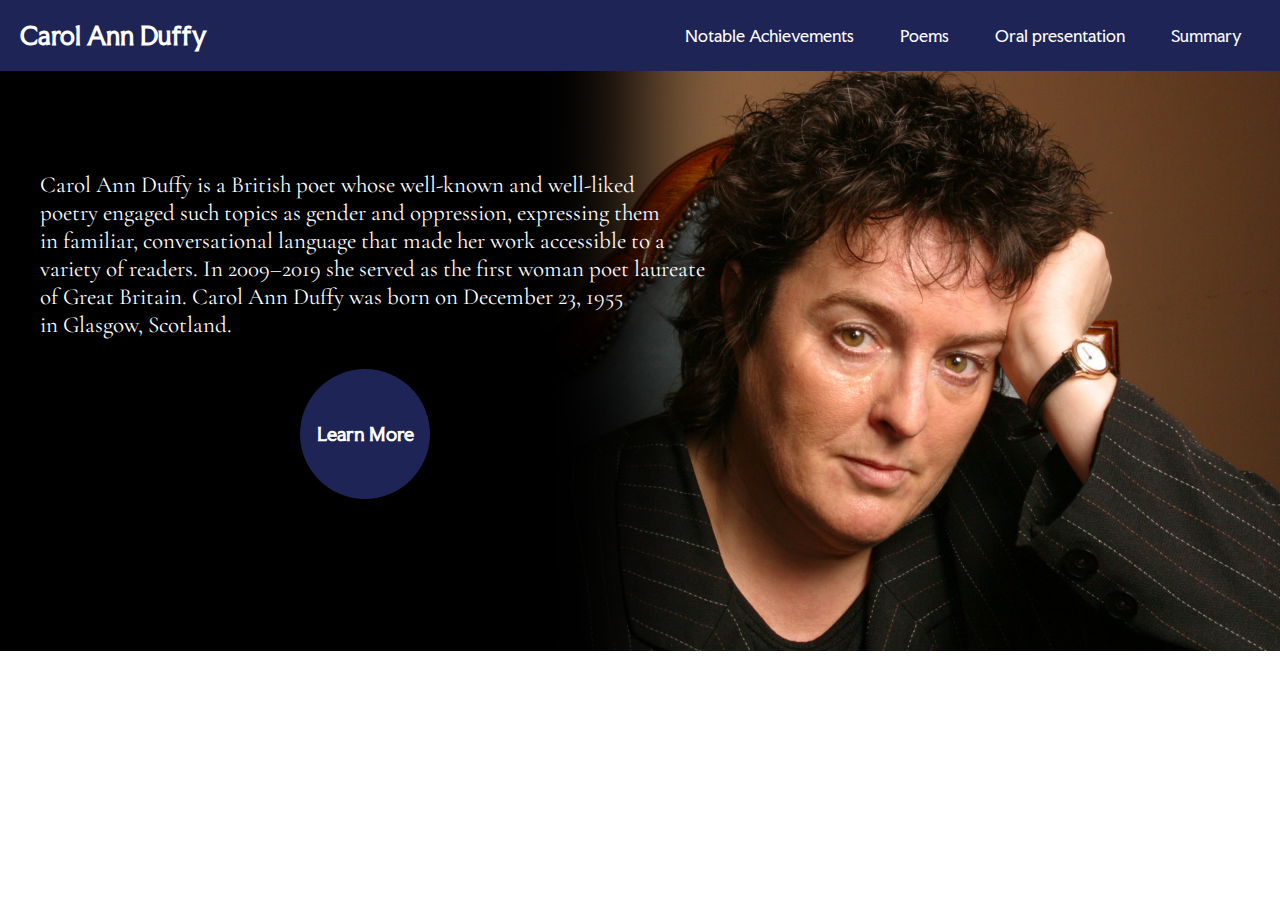
<file: index.html>
<!DOCTYPE html>
<html lang="en">
<head>
    <meta charset="UTF-8">
    <meta name="viewport" content="width=device-width, initial-scale=1.0">
    <title>CAD</title>
    <link rel="stylesheet" href="style.css">
</head>
<body>
    <header>
        <nav class="navbar">
            <a href="#" class="nav-logo">
                <h2 class="logo-text">Carol Ann Duffy</h2>
            </a>
            <ul class="nav-menu">
                <li class="nav-item">
                    <a href="awards.html" class="nav-link">Notable Achievements</a>
                </li>
                <li class="nav-item">
                    <a href="poem.html" class="nav-link">Poems</a>
                </li>
                <li class="nav-item">
                    <a href="oral.html" class="nav-link">Oral presentation</a>
                </li>
                <li class="nav-item">
                    <a href="summary.html" class="nav-link">Summary</a>
                </li>
            </ul>
        </nav>
    </header>
    <main>
    <section class="banner">
        <section class="hero-section">
            <div class="section content">
                <div class="hero-details">
                    <p class="description">Carol Ann Duffy is a British poet whose well-known and well-liked<br>poetry engaged such topics as gender and oppression, expressing them<br>in familiar, conversational language that made her work accessible to a<br>variety of readers. In 2009–2019 she served as the first woman poet laureate<br>of Great Britain. Carol Ann Duffy was born on December 23, 1955<br>in Glasgow, Scotland.</p>
                </div>
            </div>
            <a href="awards.html" class="button">Learn More</a>
        </section>
    </section>
    </main>
</body>
</style>
</html>
</file>
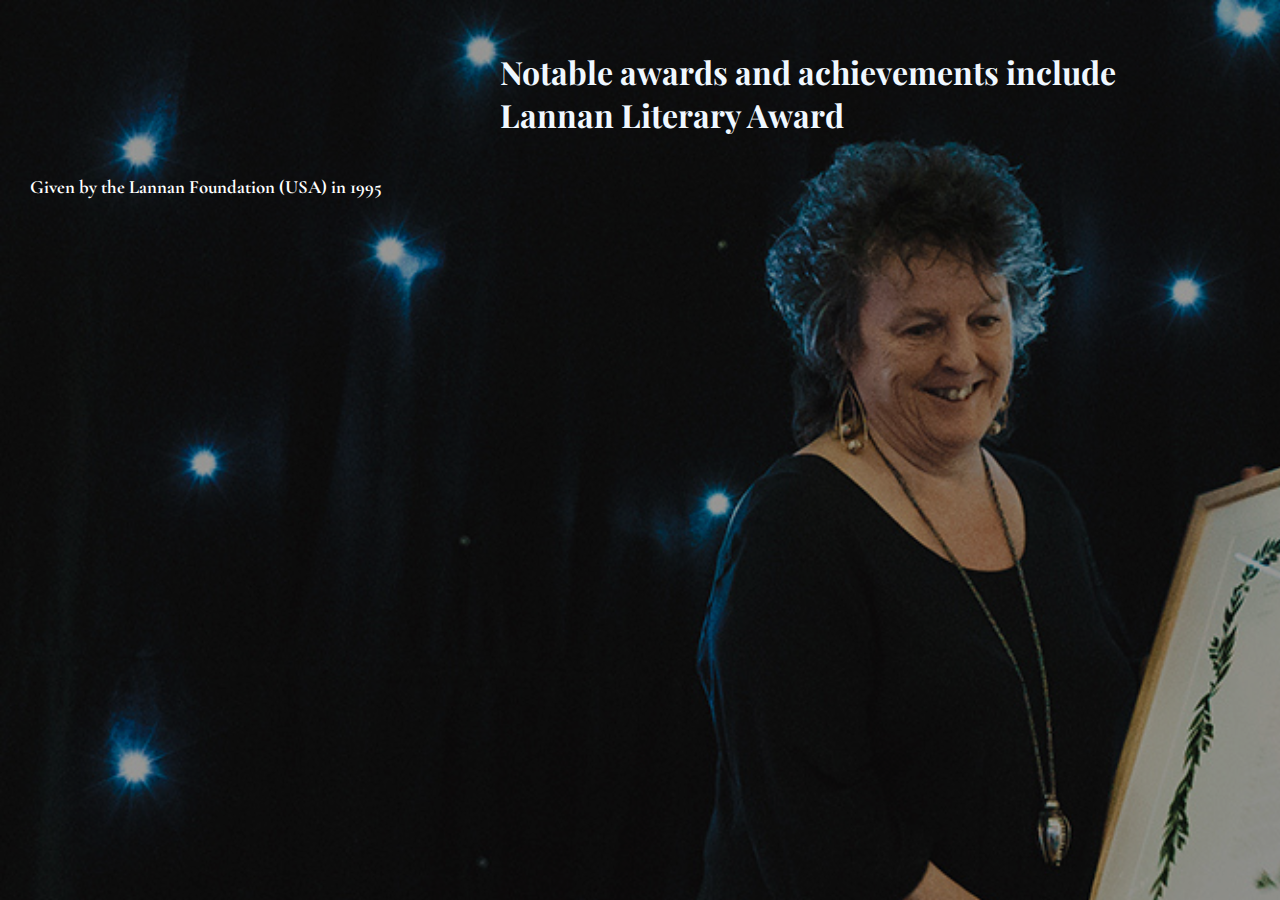
<file: awards.html>
<!DOCTYPE html>
<html lang="en">
<head>
    <meta charset="UTF-8">
    <meta name="viewport" content="width=device-width, initial-scale=1.0">
    <title>Awards</title>
    <link rel="stylesheet" href="awardstyle.css">
</head>
<body>
    <div class="container">
        <section class="one">
            <h1>Notable awards and achievements include<br>Lannan Literary Award</h1>
            <h3>Given by the Lannan Foundation (USA) in 1995 </h3>
        </section>
        <section class="two">
            <h1>T. S. Eliot Prize (for Rapture)</h1>
            <h3>In 2005, Carol Ann Duffy's top selling poetry collections Rapture won the £10,000 TS Eliot poetry prize. </h3>
        </section>
        <section class="three">
            <h1> 100 most powerful<br>women in the United<br>Kingdom</h1>
            <h3>Assessed as one of the 100 most powerful women in the United Kingdom by Woman's Hour on BBC Radio 4 in 2013.
            </h3>
        </section>
        <section class="four">
            <h1>The Order of the<br>British Empire</h1>
            <h3>Duffy was appointed Officer of the Order of the British Empire (OBE) in 1995, Commander of the Order of the British Empire (CBE) in 2002, and Dame Commander of the Order of the British Empire (DBE) in the 2015 New Year Honours for services to poetry.
            </h3>
        </section>
        <section class="five">
            <h1><a href="index.html">Back to Home</a></h1>
        </section>
    </div>
</body>
</html>
</file>
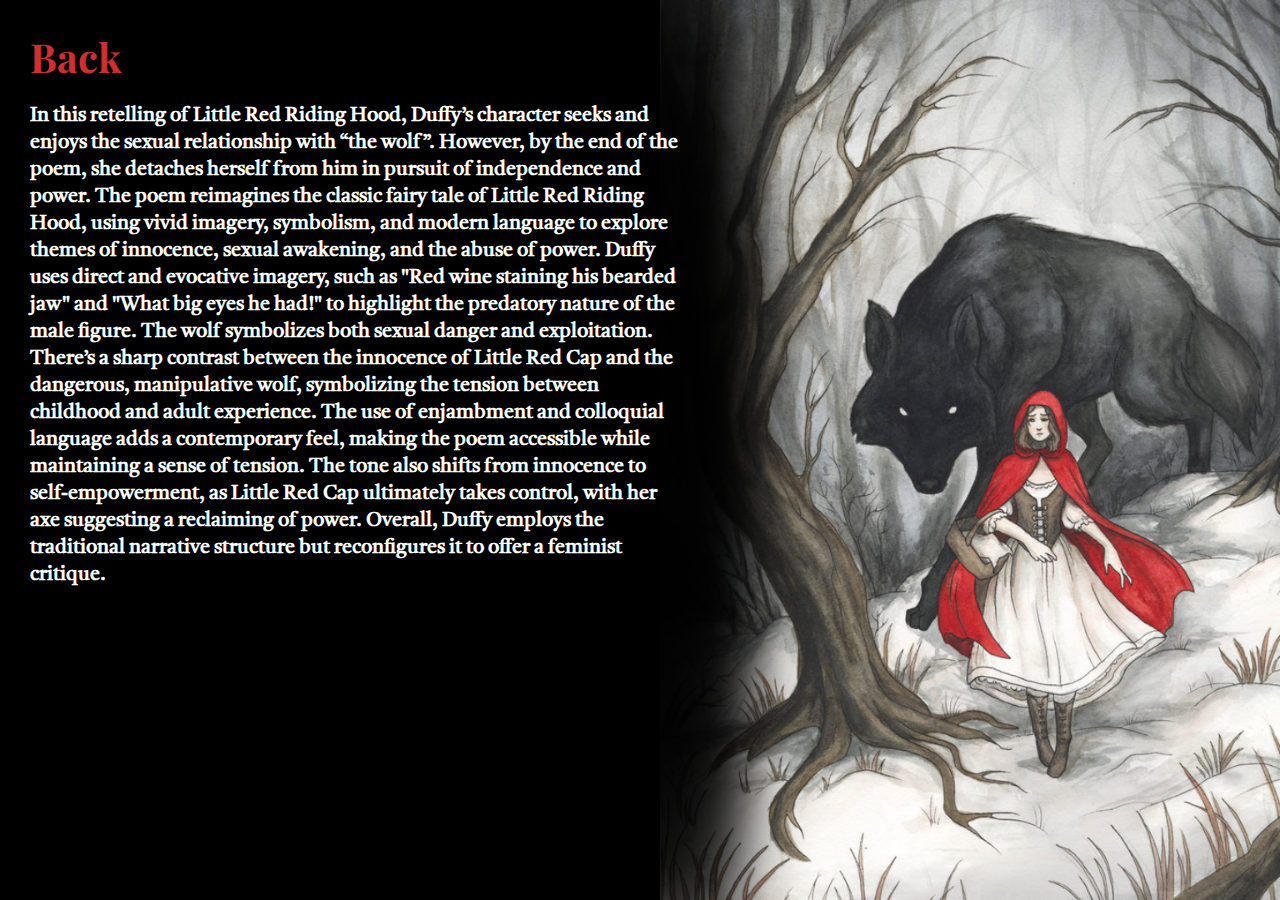
<file: lrc.html>
<!DOCTYPE html>
<html lang="en">
<head>
    <meta charset="UTF-8">
    <meta name="viewport" content="width=device-width, initial-scale=1.0">
    <title>Little Red Cap</title>
    <link rel="stylesheet" href="rstyle.css">
</head>
<body>
    <section class="banner">
        <h1><a href="poem.html">Back</a></h1>
        <h2>In this retelling of Little Red Riding Hood, Duffy’s character seeks and enjoys the sexual relationship with “the wolf”. However, by the end of the poem, she detaches herself from him in pursuit of independence and power. The poem reimagines the classic fairy tale of Little Red Riding Hood, using vivid imagery, symbolism, and modern language to explore themes of innocence, sexual awakening, and the abuse of power. Duffy uses direct and evocative imagery, such as "Red wine staining his bearded jaw" and "What big eyes he had!" to highlight the predatory nature of the male figure. The wolf symbolizes both sexual danger and exploitation. There’s a sharp contrast between the innocence of Little Red Cap and the dangerous, manipulative wolf, symbolizing the tension between childhood and adult experience. The use of enjambment and colloquial language adds a contemporary feel, making the poem accessible while maintaining a sense of tension. The tone also shifts from innocence to self-empowerment, as Little Red Cap ultimately takes control, with her axe suggesting a reclaiming of power. Overall, Duffy employs the traditional narrative structure but reconfigures it to offer a feminist critique.</h2>
    </section>
</body>
</html>
</file>
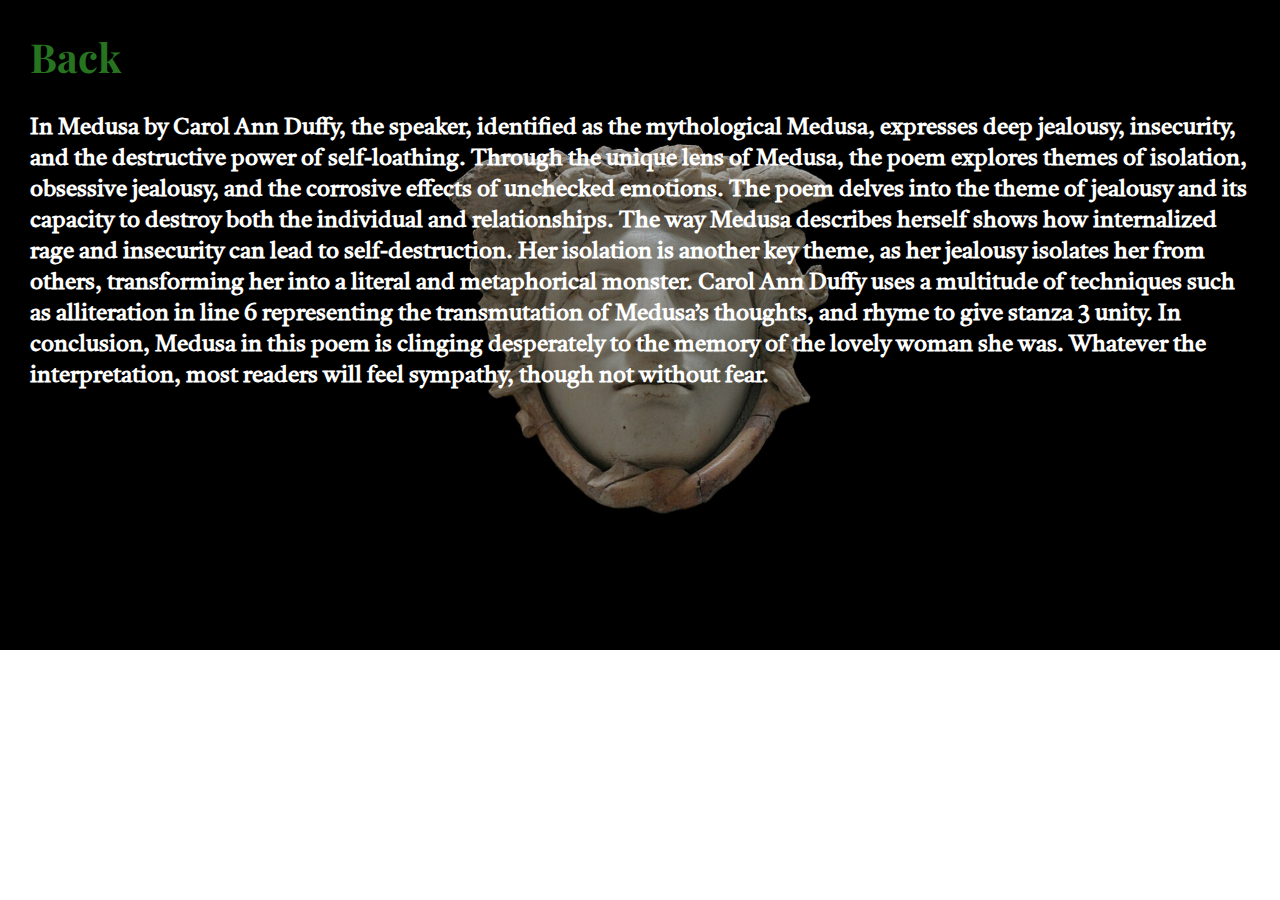
<file: medusa.html>
<!DOCTYPE html>
<html lang="en">
<head>
    <meta charset="UTF-8">
    <meta name="viewport" content="width=device-width, initial-scale=1.0">
    <title>Medusa</title>
    <link rel="stylesheet" href="mstyle.css">
</head>
<body>
    <section class="banner">
        <h1><a href="poem.html">Back</a></h1>
        <h2>In Medusa by Carol Ann Duffy, the speaker, identified as the mythological Medusa, expresses deep jealousy, insecurity, and the destructive power of self-loathing. Through the unique lens of Medusa, the poem explores themes of isolation, obsessive jealousy, and the corrosive effects of unchecked emotions. The poem delves into the theme of jealousy and its capacity to destroy both the individual and relationships. The way Medusa describes herself shows how internalized rage and insecurity can lead to self-destruction. Her isolation is another key theme, as her jealousy isolates her from others, transforming her into a literal and metaphorical monster. Carol Ann Duffy uses a multitude of techniques such as alliteration in line 6 representing the transmutation of Medusa’s thoughts, and rhyme to give stanza 3 unity. In conclusion, Medusa in this poem is clinging desperately to the memory of the lovely woman she was. Whatever the interpretation, most readers will feel sympathy, though not without fear.</h2>
    </section>
</body>
</html>
</file>
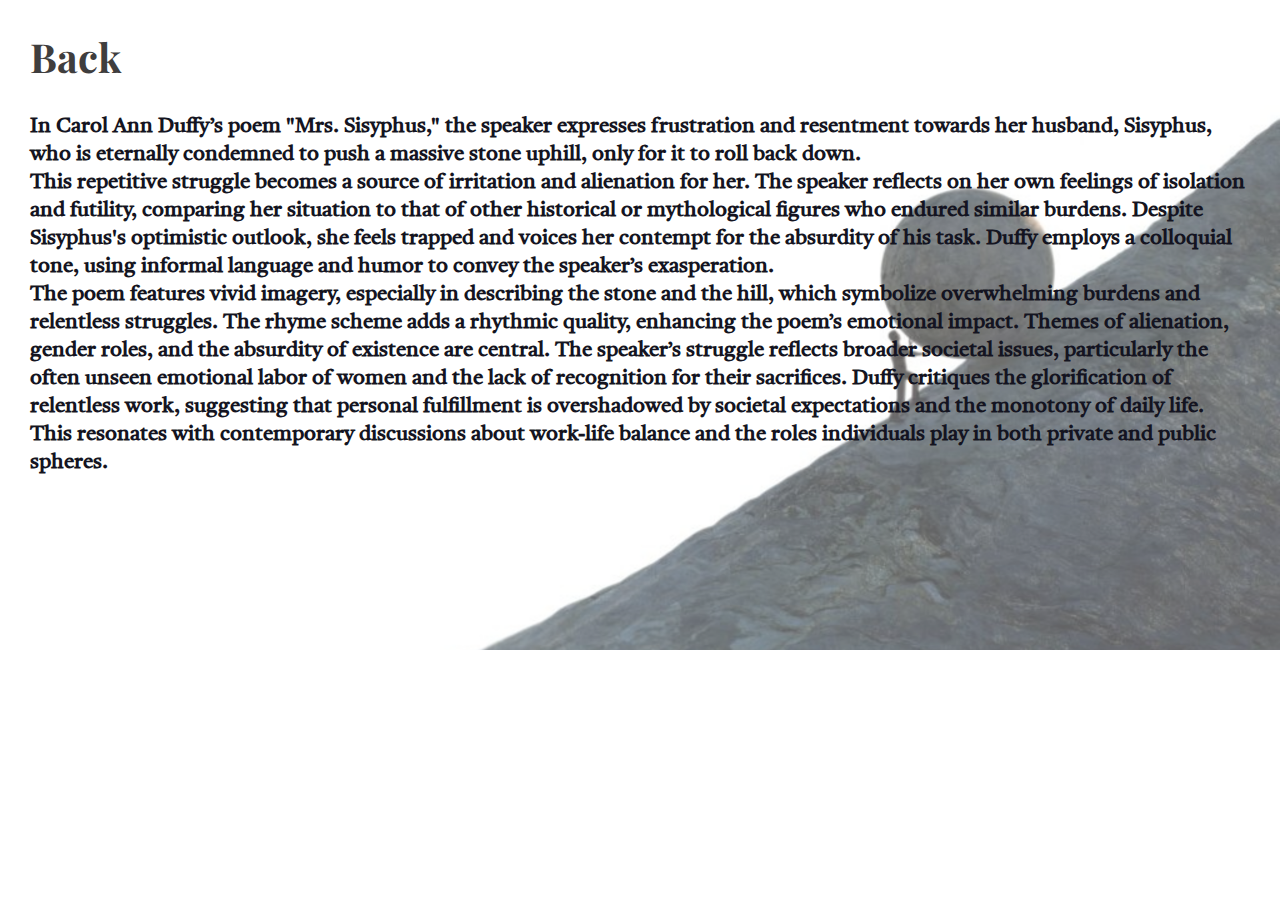
<file: mrsisyphus.html>
<!DOCTYPE html>
<html lang="en">
<head>
    <meta charset="UTF-8">
    <meta name="viewport" content="width=device-width, initial-scale=1.0">
    <title>Mrs. S.</title>
    <link rel="stylesheet" href="sstyle.css">
</head>
<body>
    <section class="banner">
        <h1><a href="poem.html">Back</a></h1>
        <h2>In Carol Ann Duffy’s poem "Mrs. Sisyphus," the speaker expresses frustration and resentment towards her husband, Sisyphus, who is eternally condemned to push a massive stone uphill, only for it to roll back down.<br>This repetitive struggle becomes a source of irritation and alienation for her. The speaker reflects on her own feelings of isolation and futility, comparing her situation to that of other historical or mythological figures who endured similar burdens. Despite Sisyphus's optimistic outlook, she feels trapped and voices her contempt for the absurdity of his task.
            Duffy employs a colloquial tone, using informal language and humor to convey the speaker’s exasperation.<br>The poem features vivid imagery, especially in describing the stone and the hill, which symbolize overwhelming burdens and relentless struggles. The rhyme scheme adds a rhythmic quality, enhancing the poem’s emotional impact.
            Themes of alienation, gender roles, and the absurdity of existence are central. The speaker’s struggle reflects broader societal issues, particularly the often unseen emotional labor of women and the lack of recognition for their sacrifices. Duffy critiques the glorification of relentless work, suggesting that personal fulfillment is overshadowed by societal expectations and the monotony of daily life. This resonates with contemporary discussions about work-life balance and the roles individuals play in both private and public spheres.
            </h2>
    </section>
</body>
</html>
</file>
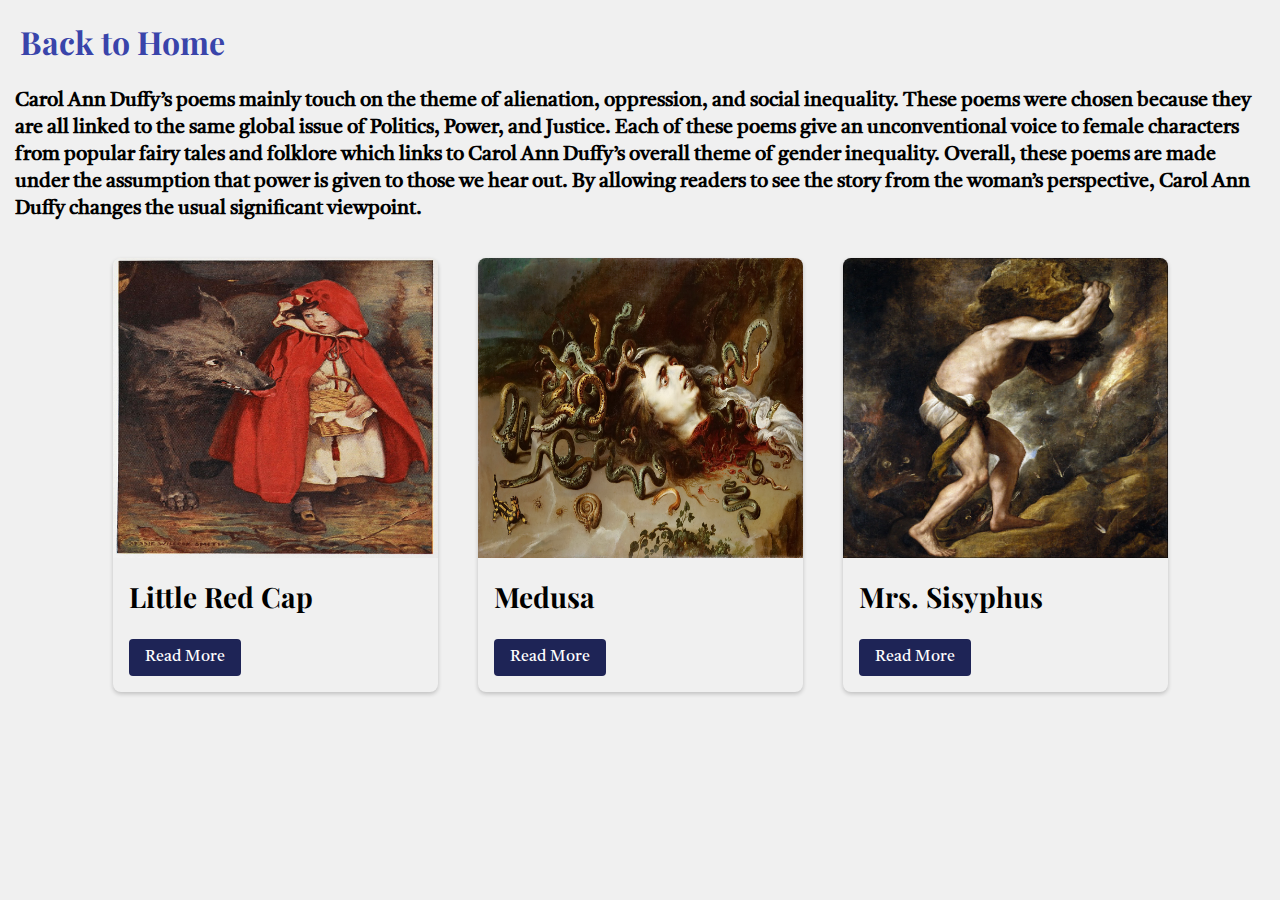
<file: poem.html>
<!DOCTYPE html>
<html lang="en">
<head>
    <meta charset="UTF-8">
    <meta name="viewport" content="width=device-width, initial-scale=1.0">
    <title>Poems</title>
    <link rel="stylesheet" href="poemstyle.css">
</head>
<body>
    <h1><a href="index.html">Back to Home</a></h1>
    <h2>Carol Ann Duffy’s poems mainly touch on the theme of alienation, oppression, and social inequality. These poems were chosen because they are all linked to the same global issue of Politics, Power, and Justice. Each of these poems give an unconventional voice to female characters from popular fairy tales and folklore which links to Carol Ann Duffy’s overall theme of gender inequality. Overall, these poems are made under the assumption that power is given to those we hear out. By allowing readers to see the story from the woman’s perspective, Carol Ann Duffy changes the usual significant viewpoint.</h2>
    <div class="card-container">
        <div class="card">
            <img src="rrh.jpg">
            <div class="card-content">
                <h3>Little Red Cap</h3>
                <a href="lrc.html" class="btn">Read More</a>
            </div>
        </div>
        <div class="card">
            <img src="medusa.jpeg">
            <div class="card-content">
                <h3>Medusa</h3>
                <a href="medusa.html" class="btn">Read More</a>
            </div>
        </div>
        <div class="card">
            <img src="sisyphus.webp">
            <div class="card-content">
                <h3>Mrs. Sisyphus</h3>
                <a href="mrsisyphus.html" class="btn">Read More</a>
            </div>
        </div>
    </div>
</body>
</html>
</file>
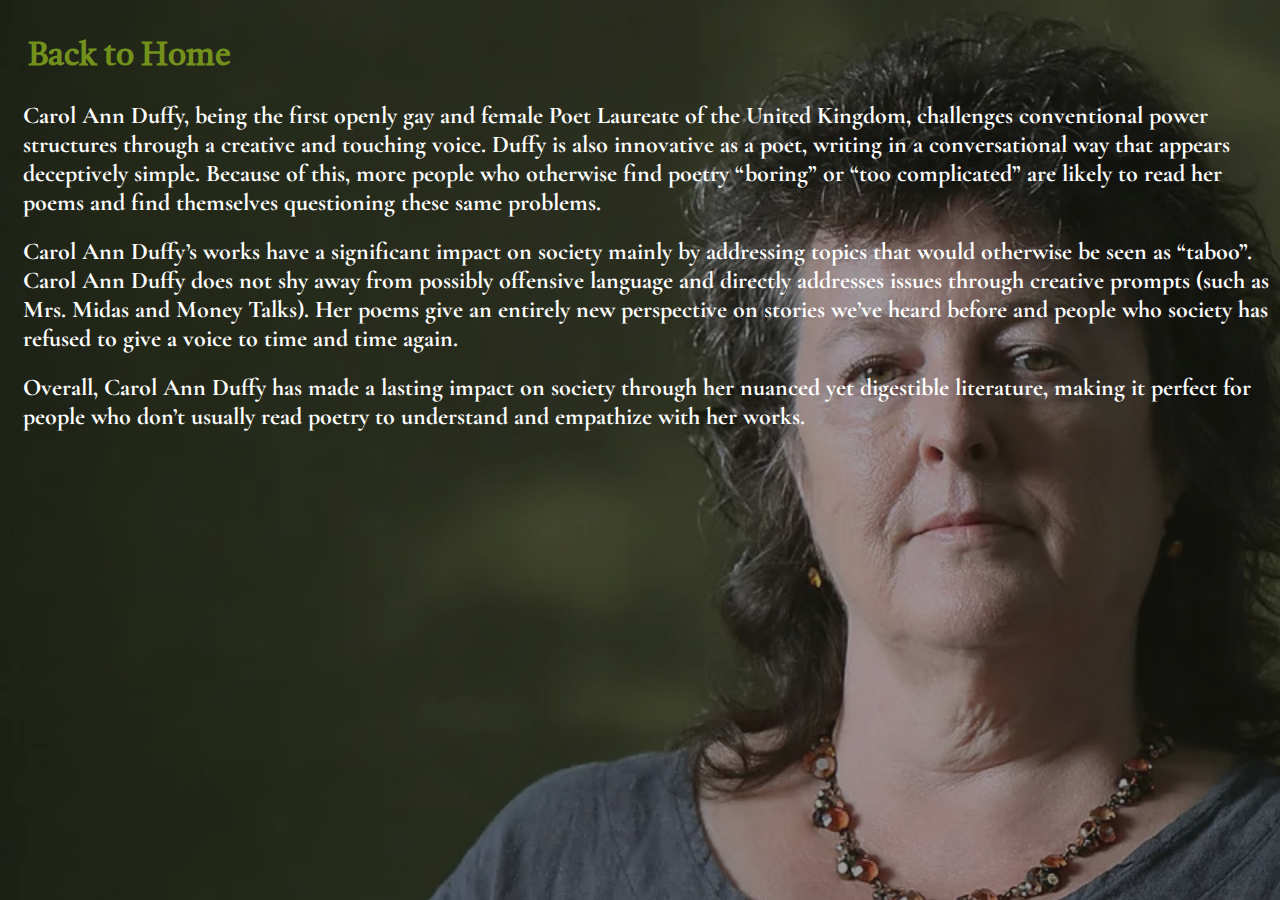
<file: summary.html>
<!DOCTYPE html>
<html lang="en">
<head>
    <meta charset="UTF-8">
    <meta name="viewport" content="width=device-width, initial-scale=1.0">
    <title>Summary</title>
    <link rel="stylesheet" href="sumstyle.css">
</head>
<body>
    <section class="top">
        <h1><a href="index.html">Back to Home</a></h1>
    </section>
    <h2>Carol Ann Duffy, being the first openly gay and female Poet Laureate of the United Kingdom, challenges conventional power structures through a creative and touching voice. Duffy is also innovative as a poet, writing in a conversational way that appears deceptively simple. Because of this, more people who otherwise find poetry “boring” or “too complicated” are likely to read her poems and find themselves questioning these same problems. </h2>
    <h2>Carol Ann Duffy’s works have a significant impact on society mainly by addressing topics that would otherwise be seen as “taboo”. Carol Ann Duffy does not shy away from possibly offensive language and directly addresses issues through creative prompts (such as Mrs. Midas and Money Talks). Her poems give an entirely new perspective on stories we’ve heard before and people who society has refused to give a voice to time and time again.
    </h2>
    <h2>Overall, Carol Ann Duffy has made a lasting impact on society through her nuanced yet digestible literature, making it perfect for people who don’t usually read poetry to understand and empathize with her works.</h2>
</body>
</html>
</file>
<file: style.css>
@import url('https://fonts.googleapis.com/css2?family=Cabin&family=Castoro&family=Catamaran:wght@600&family=Fira+Code&family=Karla&family=Noto+Serif&family=Nunito&family=Oswald:wght@200..700&family=Poppins&family=Questrial&family=Varela+Round&display=swap');
@import url('https://fonts.googleapis.com/css2?family=Cabin&family=Castoro&family=Catamaran:wght@600&family=Faculty+Glyphic&family=Fira+Code&family=Karla&family=Noto+Serif&family=Nunito&family=Oswald:wght@200..700&family=Poppins&family=Questrial&family=Varela+Round&display=swap');
@import url('https://fonts.googleapis.com/css2?family=Cabin&family=Castoro&family=Catamaran:wght@600&family=Cormorant+Garamond:ital,wght@0,300;0,400;0,500;0,600;0,700;1,300;1,400;1,500;1,600;1,700&family=Faculty+Glyphic&family=Fira+Code&family=Karla&family=Noto+Serif&family=Nunito&family=Oswald:wght@200..700&family=Poppins&family=Questrial&family=Varela+Round&display=swap');

*{
    padding:0 0 0 0;
    margin: 0 0 0 0;
    box-sizing: border-box;
    font-family: "Faculty Glyphic", sans-serif;
}

html, body {
    overflow: hidden;
  }
ul{
    list-style: none;
}
a{
    text-decoration: none;
}
button{
    cursor: pointer;
    border: none;
    background: none;
}
img{
    width:100%;
}
header{
    background: #1e2456;
}
header .navbar{
    display: flex;
    padding: 20px;
    align-items: center;
    justify-content: space-between;
}
.navbar .nav-logo .logo-text{
    color: #fff;
}
.navbar .nav-menu{
    display: flex;
    gap: 10px;
}
.navbar .nav-menu .nav-link {
    padding: 10px 18px;
    color: #fff;
    transition: 0.3s ease;
}

.navbar .nav-menu .nav-link:hover {
    color: #76bfff;
}
.banner{
    height:580px;
    background-image:url(BG.png);
    background-size: cover;
    background-position: center;
}

.description{
    font-size: 23px;
    font-family: "Cormorant Garamond", serif;
    color:#fff;
    padding-left: 40px;
    padding-top: 100px;
}

a.button{
    margin-top:30px;
    margin-left: 300px;
}
.button {
    cursor: pointer;
    border: none;
    background: #1e2456;
    color: #fff;
    width: 130px;
    height: 130px;
    border-radius: 50%;
    overflow: hidden;
    display: grid;
    place-content: center;
    transition:
      background 300ms,
      transform 200ms;
    font-weight: 600;
    font-size: large;
  }
  .button:hover {
    background: #ffffff;
    color: #26308a;
    transform: scale(1.05);
  }
  
  .button:hover .button__icon {
    color: #000;
  }
  
  .button:hover .button__icon:first-child {
    transition: transform 0.3s ease-in-out;
    transform: translate(150%, -150%);
  }
  
  .button:hover .button__icon--copy {
    transition: transform 0.3s ease-in-out 0.1s;
    transform: translate(0);
  }
</file>
<file: awardstyle.css>
@import url('https://fonts.googleapis.com/css2?family=Cabin&family=Castoro&family=Catamaran:wght@600&family=Cormorant+Garamond:ital,wght@0,300;0,400;0,500;0,600;0,700;1,300;1,400;1,500;1,600;1,700&family=Faculty+Glyphic&family=Fira+Code&family=Karla&family=Noto+Serif&family=Nunito&family=Oswald:wght@200..700&family=Playfair+Display:ital,wght@0,400..900;1,400..900&family=Poppins&family=Questrial&family=Varela+Round&display=swap');
@import url('https://fonts.googleapis.com/css2?family=Cabin&family=Castoro&family=Catamaran:wght@600&family=Cormorant+Garamond:ital,wght@0,300;0,400;0,500;0,600;0,700;1,300;1,400;1,500;1,600;1,700&family=Faculty+Glyphic&family=Fira+Code&family=Karla&family=Noto+Serif&family=Nunito&family=Oswald:wght@200..700&family=Playfair+Display:ital,wght@0,400..900;1,400..900&family=Poppins&family=Questrial&family=Varela+Round&display=swap');
*{
    margin:0;
    padding:0;
    box-sizing: border-box;
    text-decoration:none; 
    color:inherit;
}
.container{
    scroll-snap-type: y mandatory;
    overflow-y: scroll;
    height: 100vh;
}
section{
    height: 100vh;
    justify-content: center;
    align-items:center;
    scroll-snap-align: start;
}

.one{
    height: 100vh;
    width: 1280px;
    background-image:url(Sectionone.png);
}
.two{
    height: 100vh;
    width: 1280px;
    background-image:url(Sectiontwo.png);
}
.three{
    height: 100vh;
    width: 1280px;
    background-image:url(Sectionthree.png);
}
.four{
    height: 100vh;
    width: 1280px;
    background-image:url(Sectionfour.png);
}
.five{
    height: 100vh;
    width: 1280px;
    background-image:url(Sectionfive.jpg);
}
.one h1{
    color: aliceblue;
    font-family: "Playfair Display", serif;
    font-size: xx-large;
    padding-left:500px;
    padding-top: 50px;
}
.two h1{
    color: aliceblue;
    font-family: "Playfair Display", serif;
    font-size: xx-large;
    padding-left:500px;
    padding-top: 50px;
}
.three h1{
    color: aliceblue;
    font-family: "Playfair Display", serif;
    font-size: xx-large;
    padding-left:500px;
    padding-top: 50px;
}
.four h1{
    color: aliceblue;
    font-family: "Playfair Display", serif;
    font-size: xx-large;
    padding-left:500px;
    padding-top: 50px;
}
.five h1{
    color: aliceblue;
    font-family: "Playfair Display", serif;
    font-size: 150px;
    padding-left:175px;
    padding-top: 70px;
}
h3{
    color:#fff;
    font-family: "Cormorant Garamond", serif;
    padding-left: 30px;
    padding-top: 40px;
}
</file>
<file: rstyle.css>
@import url('https://fonts.googleapis.com/css2?family=Castoro:ital@0;1&family=Playfair+Display:ital,wght@0,400..900;1,400..900&display=swap');

*{
    color:inherit;
    margin:0px;
    padding:0px;
    box-sizing: border-box;
    text-decoration: none; 
}
html, body {
    overflow: hidden;
  }
.banner{
    background-image: url(lrcbg.png);
    background-size:     cover; 
    background-repeat:   no-repeat;
    background-position: center center;  
    height:900px;
}

h1{
    font-family: "Playfair Display", serif;
    padding-top: 30px;
    padding-left: 30px;
    font-size: 40px;
    color: rgb(207, 47, 47);
}

h2{
    font-family: "Castoro", serif;
    color:#fff;
    padding-right: 600px;
    padding-top: 20px;
    font-size: 20px;
    margin-left: 30px;
}
</file>
<file: mstyle.css>
@import url('https://fonts.googleapis.com/css2?family=Castoro:ital@0;1&family=Playfair+Display:ital,wght@0,400..900;1,400..900&display=swap');

*{
    color:inherit;
    margin:0px;
    padding:0px;
    box-sizing: border-box;
    text-decoration: none; 
}
html, body {
    overflow: hidden;
  }
.banner{
    background-image: url(mbg.png);
    background-size:     cover; 
    background-repeat:   no-repeat;
    background-position: center center;  
    height:650px;
}

h1{
    font-family: "Playfair Display", serif;
    padding-top: 30px;
    padding-left: 30px;
    font-size: 40px;
    color: rgb(38, 116, 31);
}

h2{
    font-family: "Castoro", serif;
    color:#fff;
    margin-right: 30px;
    padding-top: 30px;
    font-size: 23px;
    margin-left: 30px;
}
</file>
<file: sstyle.css>
@import url('https://fonts.googleapis.com/css2?family=Castoro:ital@0;1&family=Playfair+Display:ital,wght@0,400..900;1,400..900&display=swap');

*{
    color:inherit;
    margin:0px;
    padding:0px;
    box-sizing: border-box;
    text-decoration: none; 
}
html, body {
    overflow: hidden;
  }
.banner{
    background-image: url(ms.png);
    background-size:     cover; 
    background-repeat:   no-repeat;
    background-position: center center;  
    height:650px;
}

h1{
    font-family: "Playfair Display", serif;
    padding-top: 30px;
    padding-left: 30px;
    font-size: 40px;
    color: rgb(63, 62, 62);
}

h2{
    font-family: "Castoro", serif;
    color:#141421;
    margin-right: 30px;
    padding-top: 30px;
    font-size: 21px;
    margin-left: 30px;
}
</file>
<file: poemstyle.css>
@import url('https://fonts.googleapis.com/css2?family=Playfair+Display:ital,wght@0,400..900;1,400..900&display=swap');
@import url('https://fonts.googleapis.com/css2?family=Castoro:ital@0;1&family=Playfair+Display:ital,wght@0,400..900;1,400..900&display=swap');
*{
    color:inherit;
    margin:0px;
    padding:0px;
    box-sizing: border-box;
    text-decoration: none; 
}

h1{
    font-family: "Playfair Display", serif;
    color: #3944aa;
    padding-top: 20px;
    padding-left: 20px;
}
h2{
    font-family: "Castoro", serif;
    margin: 15px;
    padding-top: 10px;
    font-size: 20px;
}
body{
    background-color: #f0f0f0;
}

.card-container{
    display: flex;
    justify-content: center;
    flex-wrap:wrap;
    margin-top:10px;
}
.card{
    width:325px;
    background-color:#f0f0f0;
    border-radius:8px;
    overflow: hidden;
    box-shadow: 0px 2px 4px rgba(0,0,0,0.2);
    margin:20px;
}

.card img{
    width:100%;
    height: 300px;
}

.card-content{
    padding:16px;
}

.card-content h3{
    font-family: "Playfair Display", serif;
    font-size: 28px;
    margin-bottom: 8px;
}

.card-content .btn{
    font-family: "Castoro", serif;
    display: inline-block;
    padding: 8px 16px;
    background-color:#1e2456 ;
    text-decoration: none;
    border-radius: 4px;
    margin-top:16px;
    color: #fff;
}
</file>
<file: sumstyle.css>
@import url('https://fonts.googleapis.com/css2?family=Cabin&family=Castoro&family=Catamaran:wght@600&family=Cormorant+Garamond:ital,wght@0,300;0,400;0,500;0,600;0,700;1,300;1,400;1,500;1,600;1,700&family=Faculty+Glyphic&family=Fira+Code&family=Karla&family=Noto+Serif&family=Nunito&family=Oswald:wght@200..700&family=Playfair+Display:ital,wght@0,400..900;1,400..900&family=Poppins&family=Questrial&family=Varela+Round&display=swap');
@import url('https://fonts.googleapis.com/css2?family=Cabin&family=Castoro&family=Catamaran:wght@600&family=Cormorant+Garamond:ital,wght@0,300;0,400;0,500;0,600;0,700;1,300;1,400;1,500;1,600;1,700&family=Faculty+Glyphic&family=Fira+Code&family=Karla&family=Noto+Serif&family=Nunito&family=Oswald:wght@200..700&family=Playfair+Display:ital,wght@0,400..900;1,400..900&family=Poppins&family=Questrial&family=Varela+Round&display=swap');
@import url('https://fonts.googleapis.com/css2?family=Cabin&family=Castoro&family=Catamaran:wght@600&family=Cormorant+Garamond:ital,wght@0,300;0,400;0,500;0,600;0,700;1,300;1,400;1,500;1,600;1,700&family=Faculty+Glyphic&family=Fira+Code&family=Karla&family=Noto+Serif&family=Nunito&family=Oswald:wght@200..700&family=Playfair+Display:ital,wght@0,400..900;1,400..900&family=Poppins&family=Questrial&family=Varela+Round&display=swap');

*{
    box-sizing: border-box;
    text-decoration:none; 
    color:inherit;
}

body{
    background-image:url(sum.png); 
}

h1{
    font-family: "Castoro", serif;
    padding-top: 15px;
    padding-left: 20px;
    color:rgb(114, 145, 28);
}

h2{
    padding-left: 15px;
    font-family: "Cormorant Garamond", serif;
    color: white;
}
</file>
